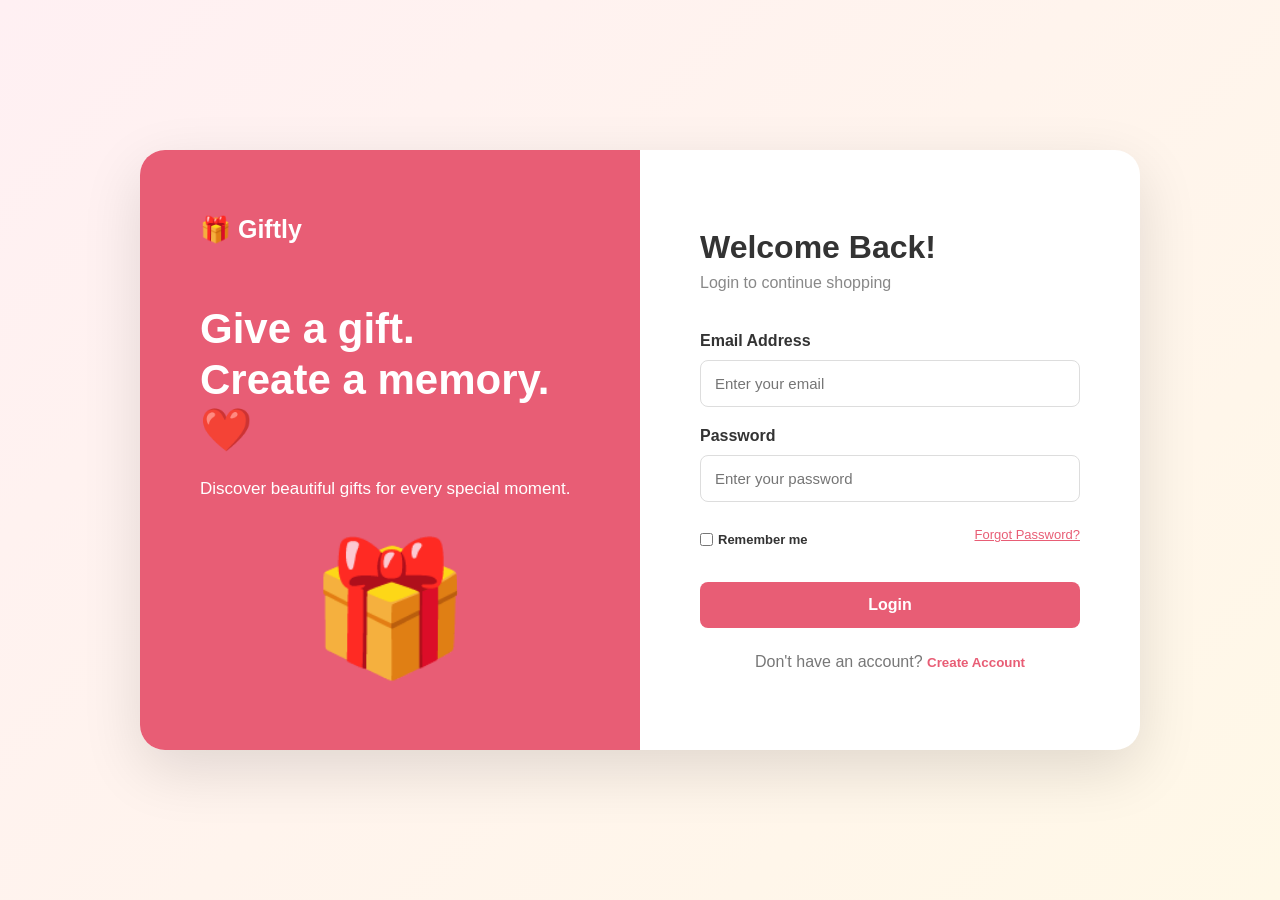
<file: index.html>
<!DOCTYPE html>
<html lang="en">
<head>
    <meta charset="UTF-8">
    <meta name="viewport" content="width=device-width, initial-scale=1.0">
    <title>Giftly - Login</title>

    <link rel="stylesheet" href="style.css">
</head>

<body class="auth-page">

    <div class="auth-container">

        <!-- LEFT SIDE -->
        <div class="auth-left">

            <div class="auth-brand">
                🎁 Giftly
            </div>

            <h1>
                Give a gift.
                <br>
                Create a memory. ❤️
            </h1>

            <p>
                Discover beautiful gifts for
                every special moment.
            </p>

            <div class="auth-gift">
                🎁
            </div>

        </div>


        <!-- RIGHT SIDE -->
        <div class="auth-right">

            <div class="auth-box">

                <h2 id="authTitle">
                    Welcome Back!
                </h2>

                <p class="auth-subtitle">
                    Login to continue shopping
                </p>


                <!-- LOGIN FORM -->
                <form id="loginForm">

                    <label>Email Address</label>

                    <input
                        type="email"
                        id="loginEmail"
                        placeholder="Enter your email"
                        required
                    >

                    <label>Password</label>

                    <input
                        type="password"
                        id="loginPassword"
                        placeholder="Enter your password"
                        required
                    >

                    <div class="auth-options">

                        <label class="remember">
                            <input type="checkbox">
                            Remember me
                        </label>

                        <a href="#">
                            Forgot Password?
                        </a>

                    </div>

                    <button
                        type="submit"
                        class="auth-btn"
                    >
                        Login
                    </button>

                </form>


                <!-- REGISTER FORM -->
                <form
                    id="registerForm"
                    style="display: none;"
                >

                    <label>Full Name</label>

                    <input
                        type="text"
                        id="registerName"
                        placeholder="Enter your name"
                        required
                    >

                    <label>Email Address</label>

                    <input
                        type="email"
                        id="registerEmail"
                        placeholder="Enter your email"
                        required
                    >

                    <label>Password</label>

                    <input
                        type="password"
                        id="registerPassword"
                        placeholder="Create a password"
                        required
                    >

                    <label>Confirm Password</label>

                    <input
                        type="password"
                        id="confirmPassword"
                        placeholder="Confirm password"
                        required
                    >

                    <button
                        type="submit"
                        class="auth-btn"
                    >
                        Create Account
                    </button>

                </form>


                <p
                    class="auth-switch"
                    id="authSwitch"
                >
                    Don't have an account?

                    <button
                        id="showRegister"
                        type="button"
                    >
                        Create Account
                    </button>
                </p>

            </div>

        </div>

    </div>


    <script>

        /* ================= ELEMENTS ================= */

        const loginForm =
            document.getElementById("loginForm");

        const registerForm =
            document.getElementById("registerForm");

        const authTitle =
            document.getElementById("authTitle");

        const authSwitch =
            document.getElementById("authSwitch");


        /* ================= SHOW REGISTER ================= */

        document
            .getElementById("showRegister")
            .addEventListener("click", showRegister);


        function showRegister() {

            loginForm.style.display = "none";

            registerForm.style.display = "block";

            authTitle.textContent =
                "Create Account";

            authSwitch.innerHTML = `
                Already have an account?

                <button
                    id="showLogin"
                    type="button"
                >
                    Login
                </button>
            `;

            document
                .getElementById("showLogin")
                .addEventListener("click", showLogin);
        }


        /* ================= SHOW LOGIN ================= */

        function showLogin() {

            loginForm.style.display = "block";

            registerForm.style.display = "none";

            authTitle.textContent =
                "Welcome Back!";

            authSwitch.innerHTML = `
                Don't have an account?

                <button
                    id="showRegister"
                    type="button"
                >
                    Create Account
                </button>
            `;

            document
                .getElementById("showRegister")
                .addEventListener("click", showRegister);
        }


        /* ================= REGISTER ================= */

        registerForm.addEventListener(
            "submit",
            function(event) {

                event.preventDefault();

                const name =
                    document.getElementById(
                        "registerName"
                    ).value.trim();

                const email =
                    document.getElementById(
                        "registerEmail"
                    ).value.trim();

                const password =
                    document.getElementById(
                        "registerPassword"
                    ).value;

                const confirmPassword =
                    document.getElementById(
                        "confirmPassword"
                    ).value;


                if (password !== confirmPassword) {

                    alert(
                        "❌ Passwords do not match!"
                    );

                    return;
                }


                const user = {

                    name: name,

                    email: email,

                    password: password
                };


                localStorage.setItem(
                    "giftlyUser",
                    JSON.stringify(user)
                );


                alert(
                    "🎉 Account created successfully!"
                );


                showLogin();
            }
        );


        /* ================= LOGIN ================= */

        loginForm.addEventListener(
            "submit",
            function(event) {

                event.preventDefault();

                const email =
                    document.getElementById(
                        "loginEmail"
                    ).value.trim();

                const password =
                    document.getElementById(
                        "loginPassword"
                    ).value;


                const savedUser =
                    JSON.parse(
                        localStorage.getItem(
                            "giftlyUser"
                        )
                    );


                if (!savedUser) {

                    alert(
                        "❌ Account not found. Please register first."
                    );

                    return;
                }


                if (
                    email === savedUser.email &&
                    password === savedUser.password
                ) {

                    localStorage.setItem(
                        "giftlyLoggedIn",
                        "true"
                    );


                    alert(
                        `🎉 Welcome ${savedUser.name}!`
                    );


                    /* GO TO EXISTING HOME PAGE */

                    window.location.href =
                        "index.html";

                } else {

                    alert(
                        "❌ Invalid email or password."
                    );
                }

            }
        );

    </script>

</body>
</html>
</file>
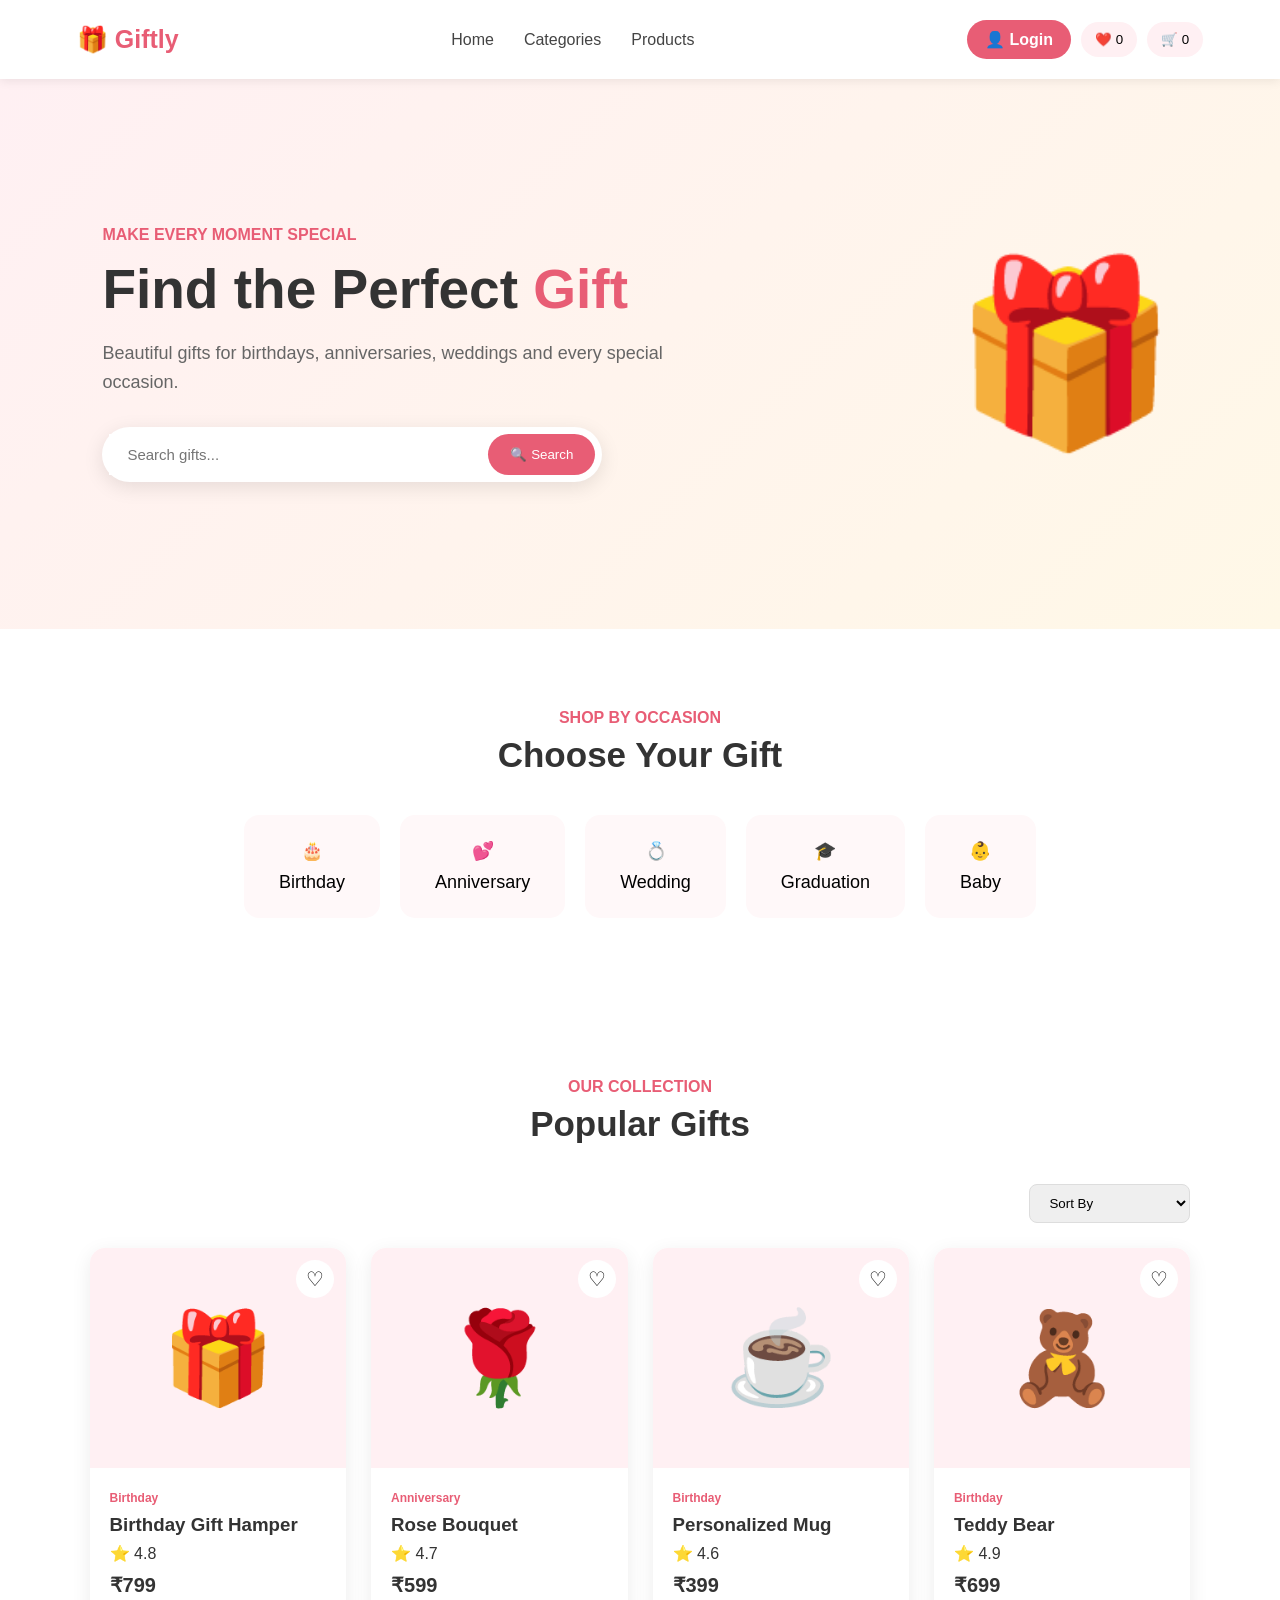
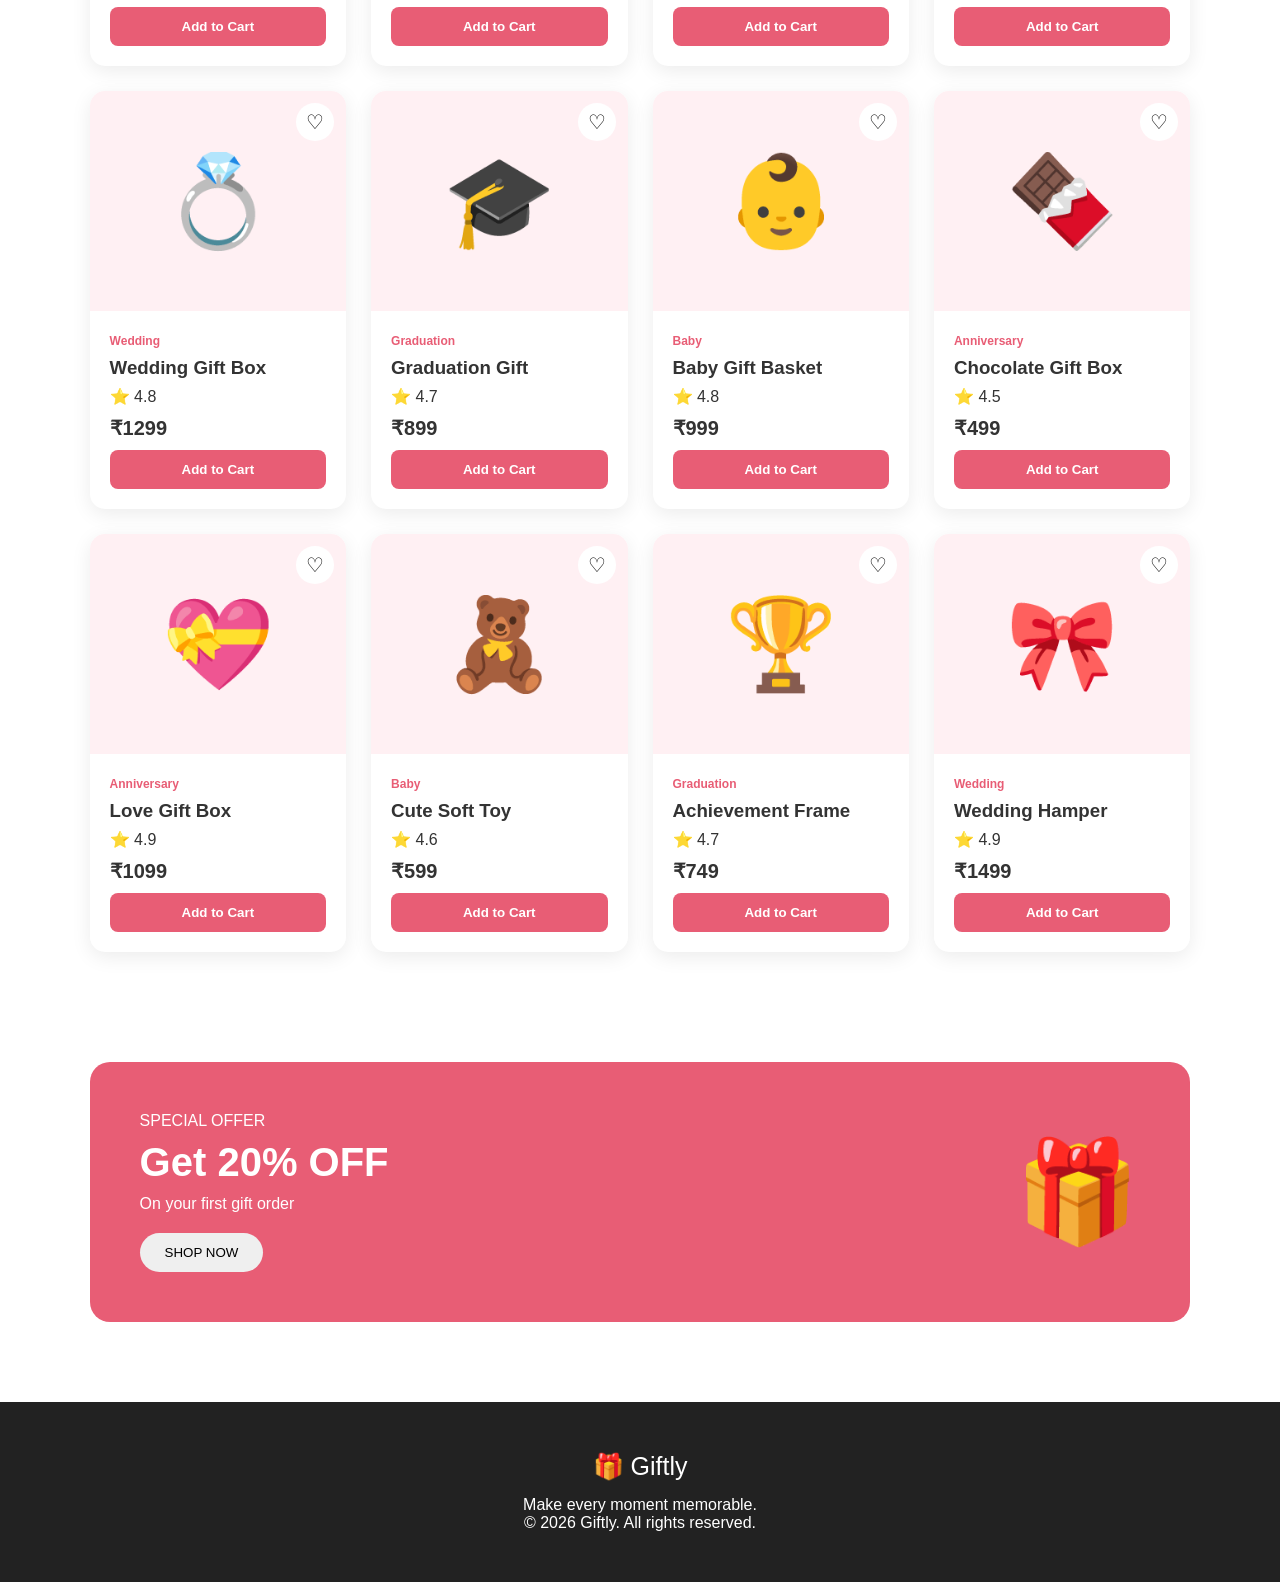
<file: index1.html>
<!DOCTYPE html>
<html lang="en">

<head>

    <meta charset="UTF-8">

    <meta
        name="viewport"
        content="width=device-width, initial-scale=1.0"
    >

    <title>Giftly - Gift Store</title>

    <link rel="stylesheet" href="style.css">

</head>


<body>

    <!-- ================= HEADER ================= -->

    <header class="header">

        <div class="logo">
            🎁 Giftly
        </div>


        <nav>

            <a href="#home">
                Home
            </a>

            <a href="#categories">
                Categories
            </a>

            <a href="#products">
                Products
            </a>

        </nav>


        <div class="header-actions">

            <a
                href="login.html"
                class="login-link"
            >
                👤 Login
            </a>


            <button id="wishlistBtn">
                ❤️
                <span id="wishlistCount">0</span>
            </button>


            <button id="cartBtn">
                🛒
                <span id="cartCount">0</span>
            </button>

        </div>

    </header>



    <!-- ================= HERO ================= -->

    <section
        class="hero"
        id="home"
    >

        <div class="hero-content">

            <p class="small-title">
                MAKE EVERY MOMENT SPECIAL
            </p>

            <h1>
                Find the Perfect
                <span>Gift</span>
            </h1>

            <p>
                Beautiful gifts for birthdays,
                anniversaries, weddings and
                every special occasion.
            </p>


            <div class="search-box">

                <input
                    type="text"
                    id="searchInput"
                    placeholder="Search gifts..."
                >

                <button id="searchBtn">
                    🔍 Search
                </button>

            </div>

        </div>


        <div class="hero-image">
            🎁
        </div>

    </section>



    <!-- ================= CATEGORIES ================= -->

    <section
        class="categories-section"
        id="categories"
    >

        <div class="section-heading">

            <p>
                SHOP BY OCCASION
            </p>

            <h2>
                Choose Your Gift
            </h2>

        </div>


        <div class="categories-container">

            <button
                class="category-card"
                data-category="Birthday"
            >
                🎂
                <span>Birthday</span>
            </button>


            <button
                class="category-card"
                data-category="Anniversary"
            >
                💕
                <span>Anniversary</span>
            </button>


            <button
                class="category-card"
                data-category="Wedding"
            >
                💍
                <span>Wedding</span>
            </button>


            <button
                class="category-card"
                data-category="Graduation"
            >
                🎓
                <span>Graduation</span>
            </button>


            <button
                class="category-card"
                data-category="Baby"
            >
                👶
                <span>Baby</span>
            </button>

        </div>

    </section>



    <!-- ================= PRODUCTS ================= -->

    <section
        class="products-section"
        id="products"
    >

        <div class="section-heading">

            <p>
                OUR COLLECTION
            </p>

            <h2>
                Popular Gifts
            </h2>

        </div>


        <div class="product-controls">

            <select id="sortSelect">

                <option value="default">
                    Sort By
                </option>

                <option value="low">
                    Price: Low to High
                </option>

                <option value="high">
                    Price: High to Low
                </option>

            </select>

        </div>


        <div
            class="products-container"
            id="productsContainer"
        ></div>

    </section>



    <!-- ================= OFFER ================= -->

    <section class="offer-section">

        <div>

            <p>
                SPECIAL OFFER
            </p>

            <h2>
                Get 20% OFF
            </h2>

            <p>
                On your first gift order
            </p>

            <button>
                SHOP NOW
            </button>

        </div>


        <div class="offer-gift">
            🎁
        </div>

    </section>



    <!-- ================= FOOTER ================= -->

    <footer>

        <div class="footer-logo">
            🎁 Giftly
        </div>

        <p>
            Make every moment memorable.
        </p>

        <p>
            © 2026 Giftly. All rights reserved.
        </p>

    </footer>



    <!-- ================= CART MODAL ================= -->

    <div
        class="modal"
        id="cartModal"
    >

        <div class="modal-content">

            <button
                class="close-btn"
                id="closeCart"
            >
                ✕
            </button>

            <h2>
                🛒 Your Cart
            </h2>

            <div id="cartItems"></div>

            <div class="cart-total">

                <strong>
                    Total:
                </strong>

                <span id="cartTotal">
                    ₹0
                </span>

            </div>

        </div>

    </div>



    <!-- ================= WISHLIST MODAL ================= -->

    <div
        class="modal"
        id="wishlistModal"
    >

        <div class="modal-content">

            <button
                class="close-btn"
                id="closeWishlist"
            >
                ✕
            </button>

            <h2>
                ❤️ Wishlist
            </h2>

            <div id="wishlistItems"></div>

        </div>

    </div>


    <script src="script.js"></script>

</body>

</html>
</file>
<file: style.css>
* {
    margin: 0;
    padding: 0;
    box-sizing: border-box;
}

body {
    font-family: Arial, sans-serif;
    background: #fff;
    color: #333;
}

button,
input,
select {
    font-family: inherit;
}


/* ================= HEADER ================= */

.header {
    display: flex;
    align-items: center;
    justify-content: space-between;

    padding: 20px 6%;

    background: white;

    box-shadow: 0 2px 10px rgba(0,0,0,0.08);

    position: sticky;
    top: 0;

    z-index: 100;
}

.logo {
    font-size: 25px;
    font-weight: bold;
    color: #e85d75;
}

.header nav {
    display: flex;
    gap: 30px;
}

.header nav a {
    text-decoration: none;
    color: #444;
    font-weight: 500;
}

.header-actions {
    display: flex;
    align-items: center;
    gap: 10px;
}

.header-actions button {
    border: none;
    background: #fff0f3;

    padding: 10px 14px;

    border-radius: 20px;

    cursor: pointer;
}

.login-link {
    background: #e85d75;
    color: white;

    padding: 10px 18px;

    border-radius: 20px;

    text-decoration: none;

    font-weight: bold;
}


/* ================= HERO ================= */

.hero {
    min-height: 550px;

    display: flex;
    align-items: center;
    justify-content: space-between;

    padding: 70px 8%;

    background:
        linear-gradient(
            135deg,
            #fff0f3,
            #fff8e7
        );
}

.hero-content {
    max-width: 600px;
}

.small-title {
    color: #e85d75;

    font-weight: bold;

    margin-bottom: 15px;
}

.hero h1 {
    font-size: 55px;

    line-height: 1.1;

    margin-bottom: 20px;
}

.hero h1 span {
    color: #e85d75;
}

.hero-content > p:not(.small-title) {
    font-size: 18px;

    line-height: 1.6;

    color: #666;

    margin-bottom: 30px;
}

.search-box {
    display: flex;

    background: white;

    padding: 7px;

    border-radius: 30px;

    max-width: 500px;

    box-shadow:
        0 5px 20px rgba(0,0,0,0.1);
}

.search-box input {
    flex: 1;

    border: none;

    outline: none;

    padding: 12px 18px;

    font-size: 15px;
}

.search-box button {
    border: none;

    background: #e85d75;

    color: white;

    padding: 12px 22px;

    border-radius: 25px;

    cursor: pointer;
}

.hero-image {
    font-size: 180px;
}


/* ================= SECTIONS ================= */

.categories-section,
.products-section {
    padding: 80px 7%;
}

.section-heading {
    text-align: center;

    margin-bottom: 40px;
}

.section-heading p {
    color: #e85d75;

    font-weight: bold;

    margin-bottom: 8px;
}

.section-heading h2 {
    font-size: 35px;
}


/* ================= CATEGORIES ================= */

.categories-container {
    display: flex;

    justify-content: center;

    gap: 20px;

    flex-wrap: wrap;
}

.category-card {
    border: none;

    background: #fff8f9;

    padding: 25px 35px;

    border-radius: 15px;

    cursor: pointer;

    font-size: 18px;

    transition: 0.3s;
}

.category-card:hover {
    background: #e85d75;

    color: white;

    transform: translateY(-5px);
}

.category-card span {
    display: block;

    margin-top: 10px;
}


/* ================= PRODUCT CONTROLS ================= */

.product-controls {
    display: flex;

    justify-content: flex-end;

    margin-bottom: 25px;
}

.product-controls select {
    padding: 10px 15px;

    border: 1px solid #ddd;

    border-radius: 8px;
}


/* ================= PRODUCTS ================= */

.products-container {
    display: grid;

    grid-template-columns:
        repeat(4, 1fr);

    gap: 25px;
}

.product-card {
    background: white;

    border-radius: 15px;

    overflow: hidden;

    box-shadow:
        0 5px 20px rgba(0,0,0,0.08);

    transition: 0.3s;
}

.product-card:hover {
    transform: translateY(-7px);
}

.product-image {
    height: 220px;

    background: #fff0f3;

    display: flex;

    align-items: center;

    justify-content: center;

    font-size: 90px;

    position: relative;
}

.wishlist-button {
    position: absolute;

    top: 12px;
    right: 12px;

    width: 38px;
    height: 38px;

    border: none;

    background: white;

    border-radius: 50%;

    font-size: 20px;

    cursor: pointer;
}

.product-info {
    padding: 20px;
}

.product-category {
    color: #e85d75;

    font-size: 12px;

    font-weight: bold;
}

.product-info h3 {
    margin: 8px 0;
}

.rating {
    margin: 8px 0;
}

.price {
    font-size: 20px;

    font-weight: bold;

    margin: 10px 0;
}

.add-cart {
    width: 100%;

    border: none;

    background: #e85d75;

    color: white;

    padding: 12px;

    border-radius: 8px;

    cursor: pointer;

    font-weight: bold;
}


/* ================= OFFER ================= */

.offer-section {
    margin: 30px 7% 80px;

    padding: 50px;

    background: #e85d75;

    color: white;

    border-radius: 20px;

    display: flex;

    align-items: center;

    justify-content: space-between;
}

.offer-section h2 {
    font-size: 40px;

    margin: 10px 0;
}

.offer-section button {
    margin-top: 20px;

    padding: 12px 25px;

    border: none;

    border-radius: 25px;

    cursor: pointer;
}

.offer-gift {
    font-size: 100px;
}


/* ================= FOOTER ================= */

footer {
    background: #222;

    color: white;

    text-align: center;

    padding: 50px 20px;
}

.footer-logo {
    font-size: 25px;

    margin-bottom: 15px;
}


/* ================= MODAL ================= */

.modal {
    display: none;

    position: fixed;

    inset: 0;

    background: rgba(0,0,0,0.5);

    z-index: 999;

    align-items: center;

    justify-content: center;
}

.modal-content {
    background: white;

    width: 90%;

    max-width: 600px;

    max-height: 80vh;

    overflow-y: auto;

    padding: 30px;

    border-radius: 20px;

    position: relative;
}

.close-btn {
    position: absolute;

    right: 20px;
    top: 20px;

    border: none;

    background: none;

    font-size: 22px;

    cursor: pointer;
}

.cart-total {
    margin-top: 20px;

    padding-top: 20px;

    border-top: 1px solid #ddd;

    display: flex;

    justify-content: space-between;
}


/* ================= AUTH PAGE ================= */

.auth-page {
    min-height: 100vh;

    background:
        linear-gradient(
            135deg,
            #fff0f3,
            #fff8e7
        );

    display: flex;

    align-items: center;

    justify-content: center;
}

.auth-container {
    width: 90%;

    max-width: 1000px;

    min-height: 600px;

    display: grid;

    grid-template-columns: 1fr 1fr;

    background: white;

    border-radius: 25px;

    overflow: hidden;

    box-shadow:
        0 20px 60px rgba(0,0,0,0.12);
}


/* LEFT */

.auth-left {
    background: #e85d75;

    color: white;

    padding: 60px;

    display: flex;

    flex-direction: column;

    justify-content: center;
}

.auth-brand {
    font-size: 25px;

    font-weight: bold;

    margin-bottom: 60px;
}

.auth-left h1 {
    font-size: 42px;

    line-height: 1.2;

    margin-bottom: 20px;
}

.auth-left p {
    font-size: 17px;

    line-height: 1.6;
}

.auth-gift {
    font-size: 130px;

    text-align: center;

    margin-top: 30px;
}


/* RIGHT */

.auth-right {
    padding: 60px;

    display: flex;

    align-items: center;

    justify-content: center;
}

.auth-box {
    width: 100%;

    max-width: 400px;
}

.auth-box h2 {
    font-size: 32px;

    margin-bottom: 8px;
}

.auth-subtitle {
    color: #888;

    margin-bottom: 30px;
}


/* FORM */

.auth-box form {
    display: flex;

    flex-direction: column;

    gap: 10px;
}

.auth-box label {
    font-weight: 600;

    margin-top: 10px;
}

.auth-box input {
    padding: 14px;

    border: 1px solid #ddd;

    border-radius: 8px;

    outline: none;

    font-size: 15px;
}

.auth-box input:focus {
    border-color: #e85d75;
}


/* OPTIONS */

.auth-options {
    display: flex;

    justify-content: space-between;

    align-items: center;

    margin: 10px 0;
}

.remember {
    display: flex;

    align-items: center;

    gap: 5px;

    font-size: 13px;
}

.auth-options a {
    color: #e85d75;

    font-size: 13px;
}


/* BUTTON */

.auth-btn {
    border: none;

    background: #e85d75;

    color: white;

    padding: 14px;

    border-radius: 8px;

    font-size: 16px;

    font-weight: bold;

    margin-top: 15px;

    cursor: pointer;
}

.auth-btn:hover {
    background: #d94c65;
}


/* SWITCH */

.auth-switch {
    text-align: center;

    margin-top: 25px;

    color: #777;
}

.auth-switch button {
    border: none;

    background: none;

    color: #e85d75;

    font-weight: bold;

    cursor: pointer;
}


/* ================= MOBILE ================= */

@media (max-width: 900px) {

    .products-container {
        grid-template-columns:
            repeat(2, 1fr);
    }

    .header nav {
        display: none;
    }

    .hero-image {
        font-size: 120px;
    }
}


@media (max-width: 700px) {

    .auth-container {
        grid-template-columns: 1fr;

        margin: 20px 0;
    }

    .auth-left {
        padding: 40px 30px;

        text-align: center;
    }

    .auth-brand {
        margin-bottom: 30px;
    }

    .auth-left h1 {
        font-size: 30px;
    }

    .auth-gift {
        font-size: 80px;

        margin-top: 10px;
    }

    .auth-right {
        padding: 40px 25px;
    }

    .hero {
        flex-direction: column;

        text-align: center;

        gap: 40px;
    }

    .hero h1 {
        font-size: 40px;
    }

    .products-container {
        grid-template-columns: 1fr;
    }

    .offer-section {
        flex-direction: column;

        text-align: center;

        gap: 30px;
    }

    .header-actions {
        gap: 5px;
    }

    .login-link {
        padding: 8px 12px;

        font-size: 13px;
    }
}
</file>
